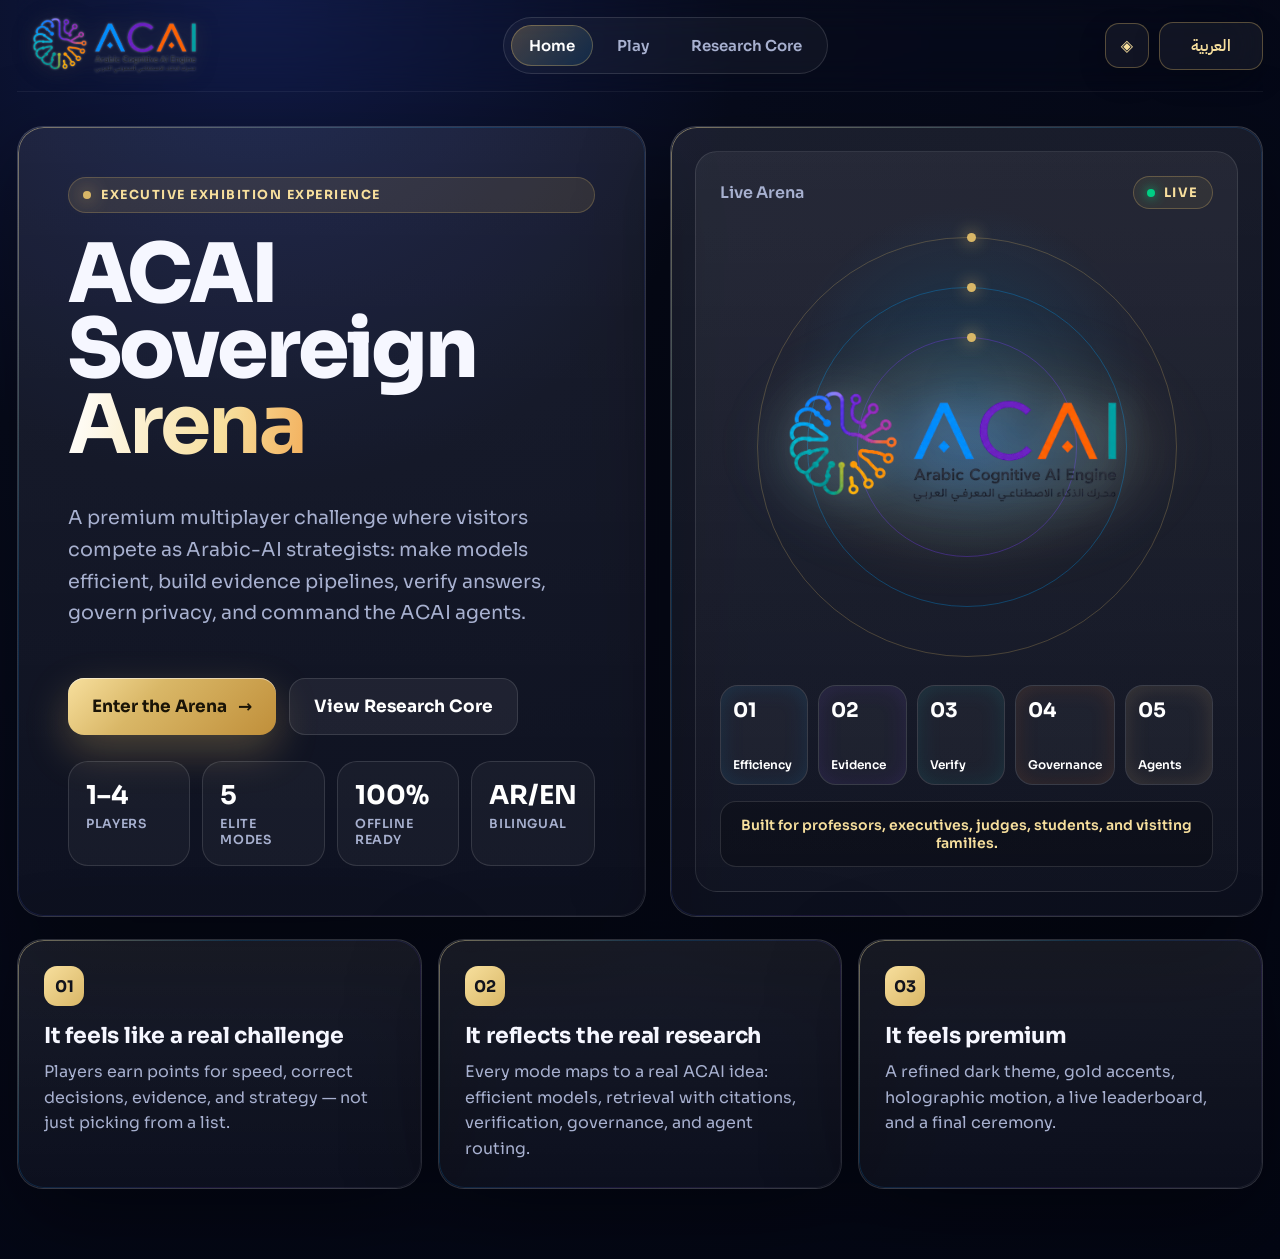
<file: index.html>
<!doctype html>
<html lang="en" dir="ltr">
<head>
  <meta charset="utf-8" />
  <meta name="viewport" content="width=device-width,initial-scale=1" />
  <title>ACAI Sovereign Arena — Executive Exhibition Experience</title>
  <meta name="theme-color" content="#070b1c" />
  <link rel="stylesheet" href="style.css" />
</head>
<body>
  <canvas id="space" aria-hidden="true"></canvas>
  <div class="aurora aurora-a"></div>
  <div class="aurora aurora-b"></div>
  <div class="grain"></div>

  <div id="app" class="app">
    <header class="topbar">
      <button class="brand" data-nav="home" aria-label="ACAI Home">
        <img src="assets/logo.png" alt="ACAI — Arabic Cognitive AI Engine" />
      </button>
      <nav class="nav">
        <button data-nav="home" class="active" data-i18n="nav.home">Home</button>
        <button data-nav="setup" data-i18n="nav.play">Play</button>
        <button data-nav="research" data-i18n="nav.research">Research Core</button>
      </nav>
      <div class="top-actions">
        <button id="soundBtn" class="icon-btn" title="Sound">◈</button>
        <button id="langBtn" class="lang-btn">العربية</button>
      </div>
    </header>

    <main>
      <!-- HOME -->
      <section id="home" class="view active">
        <div class="hero-grid">
          <div class="hero-copy panel">
            <div class="lux-tag"><span></span><b data-i18n="home.kicker">Executive Exhibition Experience</b></div>
            <h1>
              <span data-i18n="home.title1">ACAI Sovereign</span>
              <strong data-i18n="home.title2">Arena</strong>
            </h1>
            <p class="lead" data-i18n="home.lead">
              A premium multiplayer challenge where visitors compete as Arabic-AI strategists: make models efficient, build evidence pipelines, verify answers, govern privacy, and command the ACAI agents.
            </p>
            <div class="hero-actions">
              <button class="primary big" data-nav="setup"><span data-i18n="home.cta">Enter the Arena</span><i>→</i></button>
              <button class="secondary big" data-nav="research" data-i18n="home.research">View Research Core</button>
            </div>
            <div class="award-strip">
              <div><b>1–4</b><span data-i18n="home.players">Players</span></div>
              <div><b>5</b><span data-i18n="home.modes">Elite Modes</span></div>
              <div><b>100%</b><span data-i18n="home.offline">Offline Ready</span></div>
              <div><b>AR/EN</b><span data-i18n="home.bilingual">Bilingual</span></div>
            </div>
          </div>

          <div class="hero-stage panel">
            <div class="stage-frame">
              <div class="stage-top">
                <span data-i18n="home.live">Live Arena</span>
                <strong class="live-badge"><i class="live-dot"></i><span data-i18n="home.liveTag">LIVE</span></strong>
              </div>
              <div class="holo-core">
                <div class="orbit orbit-1"></div>
                <div class="orbit orbit-2"></div>
                <div class="orbit orbit-3"></div>
                <img src="assets/logo.png" alt="" />
              </div>
              <div class="mode-carousel">
                <button class="mini-mode blue"><b>01</b><span data-i18n="mode.compression.short">Efficiency</span></button>
                <button class="mini-mode purple"><b>02</b><span data-i18n="mode.rag.short">Evidence</span></button>
                <button class="mini-mode teal"><b>03</b><span data-i18n="mode.quality.short">Verify</span></button>
                <button class="mini-mode orange"><b>04</b><span data-i18n="mode.governance.short">Governance</span></button>
                <button class="mini-mode gold"><b>05</b><span data-i18n="mode.agent.short">Agents</span></button>
              </div>
              <div class="ticker">
                <span data-i18n="home.ticker">Built for professors, executives, judges, students, and visiting families.</span>
              </div>
            </div>
          </div>
        </div>

        <div class="why-grid">
          <article class="why-card panel">
            <span>01</span>
            <h3 data-i18n="why.challenge.title">It feels like a real challenge</h3>
            <p data-i18n="why.challenge.body">Players earn points for speed, correct decisions, evidence, and strategy — not just picking from a list.</p>
          </article>
          <article class="why-card panel">
            <span>02</span>
            <h3 data-i18n="why.academic.title">It reflects the real research</h3>
            <p data-i18n="why.academic.body">Every mode maps to a real ACAI idea: efficient models, retrieval with citations, verification, governance, and agent routing.</p>
          </article>
          <article class="why-card panel">
            <span>03</span>
            <h3 data-i18n="why.executive.title">It feels premium</h3>
            <p data-i18n="why.executive.body">A refined dark theme, gold accents, holographic motion, a live leaderboard, and a final ceremony.</p>
          </article>
        </div>
      </section>

      <!-- SETUP -->
      <section id="setup" class="view">
        <div class="section-head">
          <div class="lux-tag"><span></span><b data-i18n="setup.kicker">Arena Setup</b></div>
          <h2 data-i18n="setup.title">Choose your players and tournament style.</h2>
          <p data-i18n="setup.lead">Runs on an iPad, laptop, or large touch screen. For VIP guests, use the Grand Tournament. For quick booth traffic, choose a single elite mode.</p>
        </div>

        <div class="setup-grid">
          <div class="panel setup-panel">
            <h3 data-i18n="setup.players">Players</h3>
            <div class="player-count">
              <button data-count="1" class="selected">1</button>
              <button data-count="2">2</button>
              <button data-count="3">3</button>
              <button data-count="4">4</button>
            </div>
            <div id="playerInputs" class="player-inputs"></div>
          </div>

          <div class="panel setup-panel">
            <h3 data-i18n="setup.style">Tournament Style</h3>
            <div class="style-options">
              <button class="style-card selected" data-style="grand">
                <b data-i18n="style.grand.title">Grand Tournament</b>
                <span data-i18n="style.grand.body">All five modes. Best for judges and the main demonstration.</span>
              </button>
              <button class="style-card" data-style="single">
                <b data-i18n="style.single.title">Single Elite Mode</b>
                <span data-i18n="style.single.body">Choose one mode. Best for a short visitor flow.</span>
              </button>
            </div>
          </div>
        </div>

        <div class="mode-select panel">
          <div class="mode-select-head">
            <h3 data-i18n="setup.modes">Elite Modes</h3>
            <p data-i18n="setup.modesLead">Each mode shows visitors why the project matters.</p>
          </div>
          <div id="modeCards" class="mode-cards"></div>
        </div>

        <div class="start-row">
          <button id="startArena" class="primary huge"><span data-i18n="setup.start">Launch Competition</span><i>↯</i></button>
        </div>
      </section>

      <!-- ARENA -->
      <section id="arena" class="view">
        <div class="arena-grid">
          <aside class="panel scoreboard-panel">
            <div class="round-pill" id="roundPill">ROUND 1</div>
            <h3 data-i18n="arena.scoreboard">Leaderboard</h3>
            <div id="scoreboard" class="scoreboard"></div>
            <div class="power-box">
              <h4 data-i18n="arena.boosters">Boosters</h4>
              <div class="boosters">
                <button id="hintBtn"><b>?</b><span data-i18n="boost.hint">Hint</span></button>
                <button id="doubleBtn"><b>x2</b><span data-i18n="boost.double">Double</span></button>
                <button id="timeBtn"><b>+10</b><span data-i18n="boost.time">Time</span></button>
              </div>
            </div>
          </aside>

          <section class="panel challenge-panel">
            <div class="challenge-top">
              <div>
                <span id="modeLabel" class="mode-label"></span>
                <h2 id="challengeTitle" dir="auto"></h2>
              </div>
              <div class="timer-wrap">
                <svg viewBox="0 0 120 120">
                  <circle cx="60" cy="60" r="52" class="timer-bg"></circle>
                  <circle cx="60" cy="60" r="52" class="timer-fg" id="timerCircle"></circle>
                </svg>
                <strong id="timerText">60</strong>
              </div>
            </div>

            <div class="player-turn">
              <span data-i18n="arena.turn">Current Turn</span>
              <b id="currentPlayer" dir="auto"></b>
            </div>

            <div id="challengeBody" class="challenge-body"></div>
            <div id="feedback" class="feedback" dir="auto"></div>

            <div class="challenge-actions">
              <button id="skipBtn" class="secondary"><span data-i18n="arena.skip">Skip</span></button>
              <button id="nextBtn" class="primary"><span data-i18n="arena.next">Next</span><i>→</i></button>
            </div>
          </section>
        </div>
      </section>

      <!-- RESULTS -->
      <section id="results" class="view">
        <div class="ceremony panel">
          <div class="ceremony-aura" aria-hidden="true"></div>
          <div class="lux-tag center"><span></span><b data-i18n="results.kicker">Final Ceremony</b></div>
          <div class="medallion"><span id="medalIcon">🏆</span></div>
          <h2 id="winnerTitle" dir="auto"></h2>
          <p id="winnerSubtitle"></p>
          <div id="performanceNotes" class="performance-notes"></div>
        </div>
        <div class="results-lower">
          <div class="panel podium-panel">
            <h3 data-i18n="results.standings">Final Standings</h3>
            <div id="podium" class="podium"></div>
            <div class="result-actions">
              <button class="primary" data-nav="setup" data-i18n="results.playAgain">Run another competition</button>
              <button class="secondary" data-nav="home" data-i18n="results.home">Back to home</button>
            </div>
          </div>
          <aside class="panel reward-panel">
            <h3 data-i18n="results.reward">Recognition</h3>
            <div id="rewardCard"></div>
          </aside>
        </div>
      </section>

      <!-- RESEARCH -->
      <section id="research" class="view">
        <div class="section-head">
          <div class="lux-tag"><span></span><b data-i18n="research.kicker">Academic Core</b></div>
          <h2 data-i18n="research.title">The game is built on the real ACAI research.</h2>
          <p data-i18n="research.lead">This page is for the professors, doctors, and judges who ask: where is the academic value?</p>
        </div>
        <div class="research-grid">
          <article class="research-card panel">
            <b>01</b>
            <h3 data-i18n="research.compression.title">Efficient Models</h3>
            <p data-i18n="research.compression.body">ACAI is designed to run efficiently — a smaller, faster model that still answers reliably, so it can work on local devices and stay private.</p>
          </article>
          <article class="research-card panel">
            <b>02</b>
            <h3 data-i18n="research.rag.title">Evidence &amp; Citations</h3>
            <p data-i18n="research.rag.body">ACAI retrieves relevant sources and answers with citations, so a reader can trace where the information came from.</p>
          </article>
          <article class="research-card panel">
            <b>03</b>
            <h3 data-i18n="research.agent.title">The Agent Team</h3>
            <p data-i18n="research.agent.body">Six specialised agents handle different jobs: Researcher, Advisor, Linguist, Reasoner, Verifier, and Knowledge Builder.</p>
          </article>
          <article class="research-card panel">
            <b>04</b>
            <h3 data-i18n="research.governance.title">Responsible Governance</h3>
            <p data-i18n="research.governance.body">Privacy, controlled access, and an activity log make ACAI suitable for universities and institutions, not just demos.</p>
          </article>
        </div>
      </section>
    </main>
  </div>

  <canvas id="confetti" aria-hidden="true"></canvas>
  <script src="app.js"></script>
</body>
</html>
</file>
<file: style.css>
/* ---- Bundled typefaces (offline): Sora (Latin) + IBM Plex Sans Arabic ---- */
@font-face{font-family:"Sora";src:url("assets/fonts/sora-400.woff2") format("woff2");font-weight:400;font-style:normal;font-display:swap}
@font-face{font-family:"Sora";src:url("assets/fonts/sora-600.woff2") format("woff2");font-weight:600;font-style:normal;font-display:swap}
@font-face{font-family:"Sora";src:url("assets/fonts/sora-700.woff2") format("woff2");font-weight:700;font-style:normal;font-display:swap}
@font-face{font-family:"Sora";src:url("assets/fonts/sora-800.woff2") format("woff2");font-weight:800;font-style:normal;font-display:swap}
@font-face{font-family:"Plex";src:url("assets/fonts/plex-latin-400.woff2") format("woff2");font-weight:400;font-style:normal;font-display:swap}
@font-face{font-family:"Plex";src:url("assets/fonts/plex-latin-600.woff2") format("woff2");font-weight:600;font-style:normal;font-display:swap}
@font-face{font-family:"PlexAr";src:url("assets/fonts/plex-arabic-400.woff2") format("woff2");font-weight:400;font-style:normal;font-display:swap}
@font-face{font-family:"PlexAr";src:url("assets/fonts/plex-arabic-500.woff2") format("woff2");font-weight:500;font-style:normal;font-display:swap}
@font-face{font-family:"PlexAr";src:url("assets/fonts/plex-arabic-600.woff2") format("woff2");font-weight:600;font-style:normal;font-display:swap}
@font-face{font-family:"PlexAr";src:url("assets/fonts/plex-arabic-700.woff2") format("woff2");font-weight:700;font-style:normal;font-display:swap}

:root{
  --bg:#070b1c;
  --text:#f6f7ff;
  --muted:#a7b0cf;
  --gold:#d9b767;
  --gold2:#f7df9d;
  --blue:#00a3ff;
  --purple:#7c3dff;
  --teal:#00d1c2;
  --orange:#ff7a18;
  --red:#ff3f61;
  --green:#00d084;
  --line:rgba(255,255,255,.12);
  --shadow:0 28px 90px rgba(0,0,0,.42);
  --radius:26px;
}

*{box-sizing:border-box}
html{-webkit-text-size-adjust:100%}
html,body{margin:0;min-height:100%;font-family:"Sora","PlexAr","Plex",system-ui,-apple-system,Segoe UI,Arial,sans-serif;color:var(--text);background:radial-gradient(circle at 20% 0%,#111b48 0,#070b1c 30%,#030613 100%);overflow-x:hidden;font-synthesis:none;-webkit-font-smoothing:antialiased;text-rendering:optimizeLegibility}
html[dir="rtl"] body{font-family:"PlexAr","Sora",Segoe UI,Tahoma,Arial,sans-serif}
/* Arabic must not be letter-spaced — it breaks glyph joining. Reset tracking in RTL. */
html[dir="rtl"] h1,html[dir="rtl"] h2,html[dir="rtl"] h3,html[dir="rtl"] h4,html[dir="rtl"] h1 strong,
html[dir="rtl"] #challengeTitle,html[dir="rtl"] #winnerTitle,html[dir="rtl"] .mode-label,html[dir="rtl"] .lux-tag,
html[dir="rtl"] .round-pill,html[dir="rtl"] .award-strip span,html[dir="rtl"] .live-badge{letter-spacing:0}
button,a,input{font:inherit}
button{cursor:pointer;-webkit-user-select:none;user-select:none;-webkit-tap-highlight-color:transparent}
:focus{outline:none}
:focus-visible{outline:2px solid var(--gold2);outline-offset:3px;border-radius:14px}
#space{position:fixed;inset:0;z-index:-4;width:100%;height:100%}
.grain{position:fixed;inset:0;z-index:-1;pointer-events:none;opacity:.12;background-image:radial-gradient(rgba(255,255,255,.22) 1px,transparent 1px);background-size:18px 18px;mask-image:linear-gradient(to bottom,transparent,#000 12%,#000 88%,transparent)}
.aurora{position:fixed;border-radius:999px;filter:blur(90px);opacity:.2;z-index:-3;pointer-events:none}
.aurora-a{width:520px;height:520px;background:#173cff;left:-150px;top:-140px}
.aurora-b{width:470px;height:470px;background:#ff7a18;right:-180px;bottom:-160px}

.app{width:min(1440px,calc(100% - 34px));margin:0 auto;min-height:100vh}
.topbar{min-height:92px;display:flex;align-items:center;justify-content:space-between;gap:18px;position:sticky;top:0;z-index:50;backdrop-filter:blur(24px);border-bottom:1px solid rgba(255,255,255,.06)}
.brand{border:0;background:transparent;padding:6px 10px;display:flex;align-items:center}
.brand img{height:58px;width:auto;max-width:240px;object-fit:contain;object-position:left center;filter:drop-shadow(0 2px 10px rgba(0,0,0,.5)) drop-shadow(0 0 1px rgba(255,255,255,.4))}
html[dir="rtl"] .brand img{object-position:right center}
.nav{display:flex;gap:6px;padding:7px;border:1px solid var(--line);border-radius:999px;background:rgba(255,255,255,.04)}
.nav button{border:0;background:transparent;color:var(--muted);padding:11px 18px;border-radius:999px;font-weight:600;transition:.2s ease;font-size:15px}
.nav button.active,.nav button:hover{background:linear-gradient(135deg,rgba(217,183,103,.25),rgba(0,163,255,.12));color:#fff;box-shadow:inset 0 0 0 1px rgba(217,183,103,.35)}
.top-actions{display:flex;gap:10px;align-items:center}
.icon-btn,.lang-btn{border:1px solid rgba(217,183,103,.35);background:rgba(255,255,255,.05);color:var(--gold2);border-radius:14px;padding:11px 15px;font-weight:600;box-shadow:0 10px 28px rgba(0,0,0,.18)}
.lang-btn{min-width:104px}

.view{display:none;min-height:calc(100vh - 110px);padding:34px 0 70px}
.view.active{display:block;animation:viewIn .45s cubic-bezier(.2,.85,.2,1) both}
@keyframes viewIn{from{opacity:0;transform:translateY(18px) scale(.99)}to{opacity:1;transform:none}}

.panel{border:1px solid rgba(255,255,255,.13);background:linear-gradient(180deg,rgba(255,255,255,.08),rgba(255,255,255,.035));backdrop-filter:blur(24px);border-radius:var(--radius);box-shadow:var(--shadow);position:relative;overflow:hidden}
.panel:before{content:"";position:absolute;inset:0;border-radius:inherit;padding:1px;background:linear-gradient(135deg,rgba(247,223,157,.45),rgba(0,163,255,.18),rgba(124,61,255,.12),rgba(255,255,255,.06));-webkit-mask:linear-gradient(#000 0 0) content-box,linear-gradient(#000 0 0);-webkit-mask-composite:xor;mask-composite:exclude;pointer-events:none}
.lux-tag{display:inline-flex;align-items:center;gap:10px;padding:9px 14px;border-radius:999px;background:rgba(217,183,103,.12);border:1px solid rgba(217,183,103,.25);color:var(--gold2);font-size:12.5px;letter-spacing:.12em;text-transform:uppercase;font-weight:600}
.lux-tag.center{margin:0 auto}
.lux-tag span{width:8px;height:8px;border-radius:50%;background:var(--gold);box-shadow:0 0 18px var(--gold)}

.hero-grid{display:grid;grid-template-columns:1.03fr .97fr;gap:24px;align-items:stretch}
.hero-copy{padding:50px;min-height:660px;display:flex;flex-direction:column;justify-content:center}
h1{font-size:clamp(50px,6.4vw,98px);line-height:.92;letter-spacing:-.035em;margin:24px 0 20px;font-weight:800}
h1 span,h1 strong{display:block}
h1 strong{background:linear-gradient(100deg,#fff,var(--gold2) 30%,#f1973b 55%,#00bfff 85%);-webkit-background-clip:text;background-clip:text;color:transparent}
.lead{font-size:clamp(17px,1.5vw,21px);line-height:1.65;color:var(--muted);max-width:780px}
.hero-actions{display:flex;gap:13px;flex-wrap:wrap;margin:30px 0 26px}
.primary,.secondary{border:0;text-decoration:none;border-radius:16px;padding:15px 22px;font-weight:700;display:inline-flex;gap:11px;align-items:center;justify-content:center;transition:.2s ease;font-size:16px}
.primary{background:linear-gradient(135deg,#f7df9d,#d9b767 38%,#c08f3a);color:#1a1407;box-shadow:0 16px 42px rgba(217,183,103,.3),inset 0 1px rgba(255,255,255,.5)}
.secondary{background:rgba(255,255,255,.06);color:#fff;border:1px solid var(--line)}
.primary:hover,.secondary:hover,.mode-card:hover,.style-card:hover,.research-card:hover{transform:translateY(-3px)}
.primary:active,.secondary:active{transform:translateY(-1px)}
.big{font-size:17px;padding:17px 24px}.huge{font-size:19px;padding:20px 32px;border-radius:20px}
.award-strip{display:grid;grid-template-columns:repeat(4,1fr);gap:12px;margin-top:auto}
.award-strip div{padding:17px;border:1px solid var(--line);border-radius:20px;background:rgba(255,255,255,.04)}
.award-strip b{font-size:26px;color:#fff;display:block;font-weight:700}
.award-strip span{display:block;color:var(--muted);font-size:12.5px;font-weight:600;text-transform:uppercase;letter-spacing:.05em;margin-top:4px}

.hero-stage{padding:24px;min-height:660px}
.stage-frame{height:100%;min-height:610px;border-radius:22px;background:radial-gradient(circle at 50% 32%,rgba(0,163,255,.16),transparent 32%),linear-gradient(180deg,rgba(255,255,255,.06),rgba(255,255,255,.02));border:1px solid rgba(255,255,255,.1);padding:24px;display:flex;flex-direction:column}
.stage-top{display:flex;justify-content:space-between;align-items:center;gap:12px;color:var(--muted);font-weight:600}
.live-badge{display:inline-flex;align-items:center;gap:9px;color:var(--gold2);font-size:13px;font-weight:700;letter-spacing:.12em;text-transform:uppercase;border:1px solid rgba(217,183,103,.3);border-radius:999px;padding:7px 13px;background:rgba(217,183,103,.08)}
.live-dot{width:8px;height:8px;border-radius:50%;background:#00d084;box-shadow:0 0 12px #00d084;animation:pulse 1.6s ease-in-out infinite}
@keyframes pulse{0%,100%{opacity:1;transform:scale(1)}50%{opacity:.45;transform:scale(.7)}}
/* Holographic brand projection — transparent logo, soft luminous halo, NO box */
.holo-core{flex:1;min-height:300px;display:grid;place-items:center;position:relative;margin:14px 0}
.holo-core:before{content:"";position:absolute;width:min(440px,90%);height:240px;border-radius:50%;background:radial-gradient(ellipse at center,rgba(120,180,255,.30),rgba(217,183,103,.14) 42%,transparent 72%);filter:blur(22px);z-index:0}
.holo-core img{width:min(380px,80%);position:relative;z-index:3;filter:drop-shadow(0 10px 34px rgba(0,163,255,.4)) drop-shadow(0 0 16px rgba(255,255,255,.22))}
.orbit{position:absolute;border-radius:50%;border:1px solid rgba(217,183,103,.26);animation:spin 20s linear infinite;z-index:1}
.orbit-1{width:min(420px,94%);aspect-ratio:1}.orbit-2{width:min(320px,72%);aspect-ratio:1;animation-duration:14s;border-color:rgba(0,163,255,.30)}.orbit-3{width:min(220px,50%);aspect-ratio:1;animation-duration:9s;border-color:rgba(124,61,255,.34)}
.orbit:after{content:"";position:absolute;top:-5px;left:50%;width:9px;height:9px;border-radius:50%;background:var(--gold);box-shadow:0 0 16px var(--gold)}
@keyframes spin{to{transform:rotate(360deg)}}
.mode-carousel{display:grid;grid-template-columns:repeat(5,1fr);gap:10px}
.mini-mode{min-height:100px;border:1px solid var(--line);border-radius:18px;background:rgba(255,255,255,.04);color:#fff;padding:12px;display:flex;flex-direction:column;align-items:flex-start;justify-content:space-between}
.mini-mode b{font-size:20px;font-weight:700}.mini-mode span{font-size:12px;font-weight:600;text-align:start}
.mini-mode.blue{box-shadow:inset 0 0 25px rgba(0,163,255,.12)}.mini-mode.purple{box-shadow:inset 0 0 25px rgba(124,61,255,.12)}.mini-mode.teal{box-shadow:inset 0 0 25px rgba(0,209,194,.12)}.mini-mode.orange{box-shadow:inset 0 0 25px rgba(255,122,24,.12)}.mini-mode.gold{box-shadow:inset 0 0 25px rgba(217,183,103,.16)}
.ticker{margin-top:16px;border-radius:16px;padding:14px;background:rgba(0,0,0,.22);border:1px solid var(--line);color:var(--gold2);font-weight:600;text-align:center;font-size:14px}

.why-grid,.setup-grid,.research-grid{display:grid;grid-template-columns:repeat(3,1fr);gap:16px;margin-top:22px}
.why-card,.research-card{padding:26px}
.why-card span,.research-card b{display:grid;place-items:center;width:40px;height:40px;border-radius:13px;background:linear-gradient(135deg,var(--gold2),var(--gold));color:#11131c;font-weight:700;margin-bottom:16px}
.why-card h3,.research-card h3{font-size:22px;margin:0 0 10px;font-weight:700;letter-spacing:-.01em}.why-card p,.research-card p{color:var(--muted);line-height:1.6;margin:0}

.section-head{text-align:center;max-width:880px;margin:0 auto 26px}
.section-head h2{font-size:clamp(34px,4.4vw,60px);line-height:1.04;letter-spacing:-.03em;margin:16px 0 14px;font-weight:800}
.section-head p{color:var(--muted);font-size:18px;line-height:1.6}
.setup-grid{grid-template-columns:1fr 1fr}
.setup-panel{padding:26px}
.setup-panel h3,.mode-select h3{font-size:24px;margin:0 0 18px;font-weight:700}
.player-count{display:grid;grid-template-columns:repeat(4,1fr);gap:10px;margin-bottom:18px}
.player-count button{border:1px solid var(--line);background:rgba(255,255,255,.05);color:#fff;padding:15px;border-radius:16px;font-weight:700;font-size:22px}
.player-count button.selected{background:linear-gradient(135deg,var(--gold2),var(--gold));color:#141313}
.player-inputs{display:grid;gap:11px}
.player-inputs input{width:100%;border:1px solid var(--line);background:rgba(0,0,0,.18);color:#fff;border-radius:14px;padding:14px 15px;font-size:16px;outline:none}
.player-inputs input:focus{border-color:var(--gold);box-shadow:0 0 0 4px rgba(217,183,103,.12)}
.style-options{display:grid;gap:11px}
.style-card{border:1px solid var(--line);background:rgba(255,255,255,.045);color:#fff;border-radius:18px;padding:18px;text-align:start;transition:.2s ease}
.style-card b{display:block;font-size:19px;font-weight:700}.style-card span{display:block;color:var(--muted);line-height:1.5;margin-top:6px}
.style-card.selected{border-color:rgba(217,183,103,.55);background:rgba(217,183,103,.1)}
.mode-select{padding:26px;margin-top:18px}
.mode-select-head{display:flex;justify-content:space-between;gap:20px;align-items:end;margin-bottom:16px}.mode-select-head p{color:var(--muted);margin:0}
.mode-cards{display:grid;grid-template-columns:repeat(5,1fr);gap:12px}
.mode-card{border:1px solid var(--line);background:linear-gradient(180deg,rgba(255,255,255,.07),rgba(255,255,255,.025));color:#fff;border-radius:20px;padding:18px;min-height:188px;text-align:start;transition:.2s ease;position:relative;overflow:hidden}
.mode-card:after{content:"";position:absolute;inset:auto 0 0;height:4px;background:var(--accent)}
.mode-card.selected{outline:2px solid color-mix(in srgb,var(--accent) 70%,white);box-shadow:0 0 40px color-mix(in srgb,var(--accent) 18%,transparent)}
.mode-card .icon{font-size:30px;margin-bottom:16px}.mode-card h4{font-size:18px;margin:0 0 8px;font-weight:700}.mode-card p{font-size:13px;color:var(--muted);line-height:1.5;margin:0}
.start-row{display:flex;justify-content:center;margin-top:24px}

.arena-grid{display:grid;grid-template-columns:330px 1fr;gap:20px}
.scoreboard-panel,.challenge-panel{padding:24px}
.challenge-panel{min-height:680px}
.round-pill{display:inline-flex;padding:8px 12px;border-radius:999px;background:rgba(0,163,255,.12);border:1px solid rgba(0,163,255,.25);color:#78d4ff;font-weight:700;font-size:12px;letter-spacing:.06em}
.scoreboard-panel h3{font-size:26px;margin:14px 0;font-weight:700}
.scoreboard{display:grid;gap:10px}
.score-row{display:grid;grid-template-columns:40px 1fr auto;gap:10px;align-items:center;padding:11px;border:1px solid var(--line);border-radius:16px;background:rgba(255,255,255,.04)}
.score-rank{width:40px;height:40px;border-radius:13px;display:grid;place-items:center;background:rgba(217,183,103,.14);color:var(--gold2);font-weight:700;font-size:16px}
.score-name b{display:block;font-weight:700}.score-name span{display:block;color:var(--muted);font-size:12px;margin-top:2px}.score-points{font-weight:700;color:#fff;font-size:18px}
.power-box{margin-top:22px;border:1px solid var(--line);border-radius:18px;padding:16px;background:rgba(0,0,0,.18)}
.power-box h4{margin:0 0 12px;font-weight:700}.boosters{display:grid;grid-template-columns:repeat(3,1fr);gap:8px}
.boosters button{border:1px solid var(--line);background:rgba(255,255,255,.05);color:#fff;border-radius:14px;padding:12px 8px}
.boosters b{display:block;color:var(--gold2);font-size:19px;font-weight:700}.boosters span{font-size:11px;color:var(--muted);font-weight:600}
.boosters button:disabled{opacity:.35;cursor:not-allowed}
.challenge-top{display:flex;justify-content:space-between;gap:20px;align-items:flex-start}
.mode-label{display:inline-flex;color:var(--gold2);letter-spacing:.08em;text-transform:uppercase;font-size:12.5px;font-weight:700}
#challengeTitle{font-size:clamp(26px,3.2vw,44px);line-height:1.12;letter-spacing:-.02em;margin:10px 0 0;font-weight:700}
.timer-wrap{width:112px;height:112px;position:relative;display:grid;place-items:center;flex:0 0 auto}
.timer-wrap svg{position:absolute;inset:0;transform:rotate(-90deg)}
.timer-bg{fill:none;stroke:rgba(255,255,255,.1);stroke-width:9}.timer-fg{fill:none;stroke:var(--gold);stroke-width:9;stroke-linecap:round;stroke-dasharray:326.7;stroke-dashoffset:0;filter:drop-shadow(0 0 8px rgba(217,183,103,.6));transition:.2s linear}
.timer-wrap strong{font-size:28px;font-weight:700}
.player-turn{margin:18px 0 20px;border:1px solid var(--line);border-radius:16px;padding:13px 16px;display:flex;justify-content:space-between;gap:18px;background:rgba(0,0,0,.18)}
.player-turn span{color:var(--muted);font-weight:600}.player-turn b{color:var(--gold2);font-weight:700}
.challenge-body{min-height:300px}
.scenario{border:1px solid var(--line);border-radius:18px;padding:18px;background:rgba(255,255,255,.04);color:var(--muted);line-height:1.6;margin-bottom:16px;font-size:15.5px}
.options{display:grid;grid-template-columns:1fr 1fr;gap:13px}
.option{border:1px solid var(--line);background:rgba(255,255,255,.045);color:#fff;border-radius:18px;padding:17px;text-align:start;min-height:84px;transition:.18s ease;position:relative;overflow:hidden;display:flex;align-items:center}
.option:hover{transform:translateY(-2px);border-color:var(--gold)}
.option b{display:block;font-size:16.5px;font-weight:600;line-height:1.45}
.option.correct{background:rgba(0,208,132,.18);border-color:rgba(0,208,132,.75)}
.option.wrong{background:rgba(255,63,97,.18);border-color:rgba(255,63,97,.75)}
.option.disabled{pointer-events:none}
.feedback{display:none;border-radius:18px;border:1px solid var(--line);background:rgba(255,255,255,.06);padding:16px;margin-top:16px;color:var(--muted);line-height:1.55}
.feedback.show{display:block;animation:viewIn .3s ease both}.feedback strong{color:var(--gold2)}
.challenge-actions{display:flex;justify-content:space-between;align-items:center;gap:12px;margin-top:18px}
#nextBtn{display:none}
.pipeline{display:grid;grid-template-columns:repeat(3,1fr);gap:11px}
.pipe-card{border:1px solid var(--line);background:rgba(255,255,255,.04);border-radius:18px;padding:15px;text-align:start;color:#fff;min-height:100px}
.pipe-card b{font-weight:600}
.pipe-card.selected{border-color:var(--gold);background:rgba(217,183,103,.12)}
.pipe-card span{display:block;color:var(--muted);font-size:12px;margin-top:8px}
.pipe-order{margin-top:16px;border:1px dashed rgba(217,183,103,.4);border-radius:18px;padding:15px;color:var(--muted);line-height:1.7;font-size:14px}

.agent-grid{display:grid;grid-template-columns:repeat(6,1fr);gap:11px;margin-top:6px}
.agent-choice{border:1px solid var(--line);border-radius:16px;background:rgba(255,255,255,.04);color:#fff;padding:11px;text-align:center;transition:.18s ease}
.agent-choice:hover{transform:translateY(-2px);border-color:var(--accent)}
.agent-choice img{width:100%;aspect-ratio:1;object-fit:cover;border-radius:13px;background:#fff}.agent-choice b{display:block;margin-top:8px;font-size:11.5px;font-weight:600}
.agent-choice.correct{border-color:rgba(0,208,132,.8);background:rgba(0,208,132,.16)}
.agent-choice.wrong{border-color:rgba(255,63,97,.8);background:rgba(255,63,97,.16)}
.agent-choice.disabled{pointer-events:none}

/* ===================== LUXURY FINAL CEREMONY ===================== */
.ceremony{padding:46px 40px 40px;text-align:center;position:relative;overflow:hidden;display:flex;flex-direction:column;align-items:center}
.ceremony-aura{position:absolute;top:-40%;left:50%;transform:translateX(-50%);width:760px;height:560px;background:radial-gradient(ellipse at center,rgba(217,183,103,.22),rgba(0,163,255,.10) 40%,transparent 68%);filter:blur(20px);pointer-events:none;z-index:0}
.ceremony>*:not(.ceremony-aura){position:relative;z-index:1}
.medallion{width:128px;height:128px;margin:22px auto 6px;border-radius:50%;display:grid;place-items:center;font-size:60px;background:radial-gradient(circle at 50% 35%,#fff3cf,#e7c46b 45%,#b9842f 100%);box-shadow:0 18px 50px rgba(217,183,103,.5),inset 0 2px 6px rgba(255,255,255,.7),inset 0 -8px 18px rgba(120,75,10,.45);position:relative;animation:medalIn .7s cubic-bezier(.2,.9,.25,1.1) both}
.medallion:before{content:"";position:absolute;inset:-9px;border-radius:50%;border:2px solid rgba(247,223,157,.55);box-shadow:0 0 30px rgba(217,183,103,.45)}
@keyframes medalIn{from{opacity:0;transform:scale(.5) rotate(-18deg)}to{opacity:1;transform:none}}
#winnerTitle{font-size:clamp(38px,5vw,68px);line-height:1.05;letter-spacing:-.03em;margin:16px 0 8px;font-weight:800;background:linear-gradient(92deg,#ffffff,#f7df9d 38%,#ffac55 70%,#ffffff);-webkit-background-clip:text;background-clip:text;color:transparent;background-size:200% auto;animation:shine 5s linear infinite}
@keyframes shine{to{background-position:200% center}}
#winnerSubtitle{color:var(--muted);font-size:18px;line-height:1.55;max-width:620px}
.performance-notes{margin:26px auto 0;display:grid;grid-template-columns:repeat(3,minmax(0,1fr));gap:12px;max-width:640px;width:100%}
.performance-notes div{border:1px solid var(--line);border-radius:16px;padding:15px;background:rgba(0,0,0,.18)}
.performance-notes b{display:block;color:var(--gold2);font-size:22px;font-weight:700}.performance-notes span{display:block;color:var(--muted);font-size:12.5px;margin-top:4px}

.results-lower{display:grid;grid-template-columns:1fr 360px;gap:20px;margin-top:20px;align-items:start}
.podium-panel{padding:30px}
.podium-panel h3{font-size:23px;margin:0 0 18px;font-weight:700}
.podium{display:grid;gap:12px}
.podium-row{display:grid;grid-template-columns:56px 1fr auto;gap:14px;align-items:center;border:1px solid var(--line);border-radius:18px;padding:13px 15px;background:rgba(255,255,255,.04)}
.podium-row .score-rank{width:48px;height:48px;font-size:24px;border-radius:14px}
.podium-row.gold{background:linear-gradient(110deg,rgba(217,183,103,.2),rgba(217,183,103,.06));border-color:rgba(217,183,103,.5);box-shadow:0 10px 34px rgba(217,183,103,.16)}
.podium-row.gold .score-rank{background:linear-gradient(135deg,#ffe9a8,#d9b767 55%,#b07c2c);color:#1a1407}
.pwrap{display:flex;flex-direction:column;gap:3px;min-width:0}
.pwrap b{font-weight:700;font-size:17px}.pwrap span{color:var(--muted);font-size:12.5px}
.podium-row strong{font-weight:700;color:var(--gold2);font-size:18px;white-space:nowrap}
.result-actions{display:flex;gap:12px;flex-wrap:wrap;margin-top:24px}

.reward-panel{padding:30px}
.reward-panel h3{font-size:22px;margin:0 0 16px;font-weight:700}
#rewardCard{border-radius:22px;background:linear-gradient(165deg,rgba(217,183,103,.18),rgba(0,163,255,.06));border:1px solid rgba(217,183,103,.32);padding:26px 22px;position:relative;overflow:hidden}
#rewardCard:before{content:"";position:absolute;top:-50%;left:-30%;width:160%;height:80%;background:linear-gradient(180deg,rgba(255,255,255,.16),transparent);transform:rotate(8deg);pointer-events:none}
.reward-agent{display:grid;place-items:center;text-align:center;position:relative}
.reward-ring{width:172px;height:172px;border-radius:50%;padding:6px;background:conic-gradient(from 0deg,#f7df9d,#d9b767,#ffac55,#00a3ff,#f7df9d);box-shadow:0 18px 44px rgba(0,0,0,.34)}
.reward-ring img{width:100%;height:100%;object-fit:cover;border-radius:50%;background:#fff;border:4px solid #0b1024}
.reward-agent h4{font-size:23px;margin:16px 0 6px;font-weight:700}.reward-agent p{color:var(--muted);line-height:1.55;font-size:14.5px}

/* ===================== RESPONSIVE ===================== */
@media(max-width:1100px){
  .hero-grid,.arena-grid,.results-lower{grid-template-columns:1fr}
  .mode-cards{grid-template-columns:repeat(2,1fr)}
  .research-grid{grid-template-columns:repeat(2,1fr)}
  .agent-grid{grid-template-columns:repeat(3,1fr)}
  .hero-copy,.hero-stage{min-height:auto}
  .reward-panel{order:-1}
}
@media(max-width:720px){
  .app{width:calc(100% - 22px)}
  .topbar{min-height:auto;flex-wrap:wrap;padding:12px 0;gap:12px;position:static}
  .brand{order:1}.top-actions{order:2;margin-inline-start:auto}
  .brand img{height:46px}
  .nav{order:3;width:100%;overflow-x:auto;justify-content:flex-start;-webkit-overflow-scrolling:touch}
  .nav::-webkit-scrollbar{display:none}
  .nav button{white-space:nowrap;padding:10px 14px;font-size:14px}
  .view{padding:18px 0 56px;min-height:auto}
  .hero-copy,.hero-stage,.scoreboard-panel,.challenge-panel,.podium-panel,.reward-panel,.ceremony,.setup-panel,.mode-select,.why-card,.research-card{padding:22px}
  .ceremony{padding:30px 20px}
  h1{font-size:clamp(40px,12vw,60px)}
  .lead{font-size:16px}
  .hero-actions{gap:10px}.hero-actions .primary,.hero-actions .secondary{flex:1;min-width:140px}
  .award-strip{grid-template-columns:repeat(2,1fr)}
  .why-grid,.setup-grid,.mode-cards,.options,.pipeline,.research-grid{grid-template-columns:1fr}
  .performance-notes{grid-template-columns:1fr 1fr}
  .mode-carousel{grid-template-columns:repeat(3,1fr)}
  .stage-frame{min-height:auto;padding:18px}
  .holo-core{min-height:230px}
  .agent-grid{grid-template-columns:repeat(2,1fr)}
  .section-head h2{font-size:clamp(28px,8vw,40px)}
  .section-head p{font-size:16px}
  .mode-select-head{flex-direction:column;align-items:flex-start;gap:6px}
  .arena-grid{gap:14px}
  .challenge-top{flex-direction:column}.timer-wrap{align-self:flex-start;width:96px;height:96px}.timer-wrap strong{font-size:24px}
  #challengeTitle{font-size:clamp(24px,7vw,34px)}
  .challenge-actions{flex-direction:column-reverse}.challenge-actions .primary,.challenge-actions .secondary{width:100%}
  .medallion{width:104px;height:104px;font-size:48px}
  #winnerTitle{font-size:clamp(32px,9vw,46px)}
  .result-actions{flex-direction:column}.result-actions .primary,.result-actions .secondary{width:100%}
  .reward-ring{width:148px;height:148px}
}
@media(max-width:380px){
  .mode-carousel{grid-template-columns:repeat(2,1fr)}
  .performance-notes{grid-template-columns:1fr}
}
@media(prefers-reduced-motion:reduce){
  *{animation-duration:.001ms!important;transition-duration:.001ms!important}
  .orbit,.live-dot,#winnerTitle{animation:none!important}
  #winnerTitle{background-position:0 center}
}

#confetti{position:fixed;inset:0;pointer-events:none;z-index:60;width:100%;height:100%}
</file>
